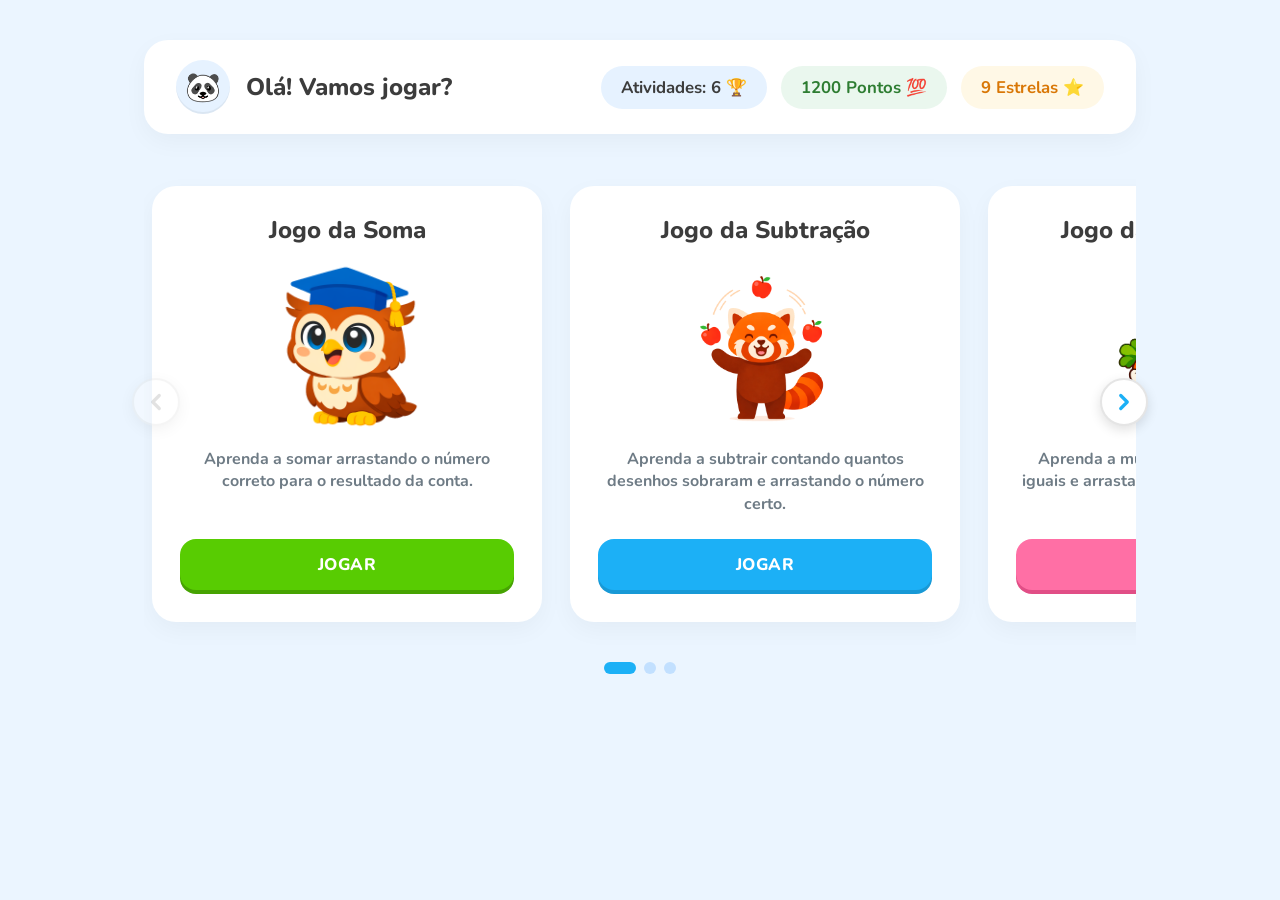
<file: index.html>
<!DOCTYPE html>
<html lang="pt-BR">
<head>
    <meta charset="UTF-8">
    <meta name="viewport" content="width=device-width, initial-scale=1.0">
    <title>FGI | Jogos</title>
    <link rel="stylesheet" href="style.css">
</head>
<body>
    <!-- Home dos jogos (versão de apresentação, sem login) -->
    <div id="app"></div>

    <!-- Camada para jogar sem sair da tela de jogos -->
    <div id="play-overlay" class="play-overlay" hidden>
        <div class="play-topbar">
            <button id="play-back" class="play-back" type="button">
                <svg viewBox="0 0 24 24" width="20" height="20" fill="none" stroke="currentColor" stroke-width="3" stroke-linecap="round" stroke-linejoin="round"><polyline points="15 18 9 12 15 6"/></svg>
                Voltar aos jogos
            </button>
            <span id="play-title" class="play-title"></span>
        </div>
        <iframe id="play-frame" class="play-frame" title="Jogo" src="about:blank"></iframe>
    </div>

    <script src="app.js"></script>
</body>
</html>
</file>
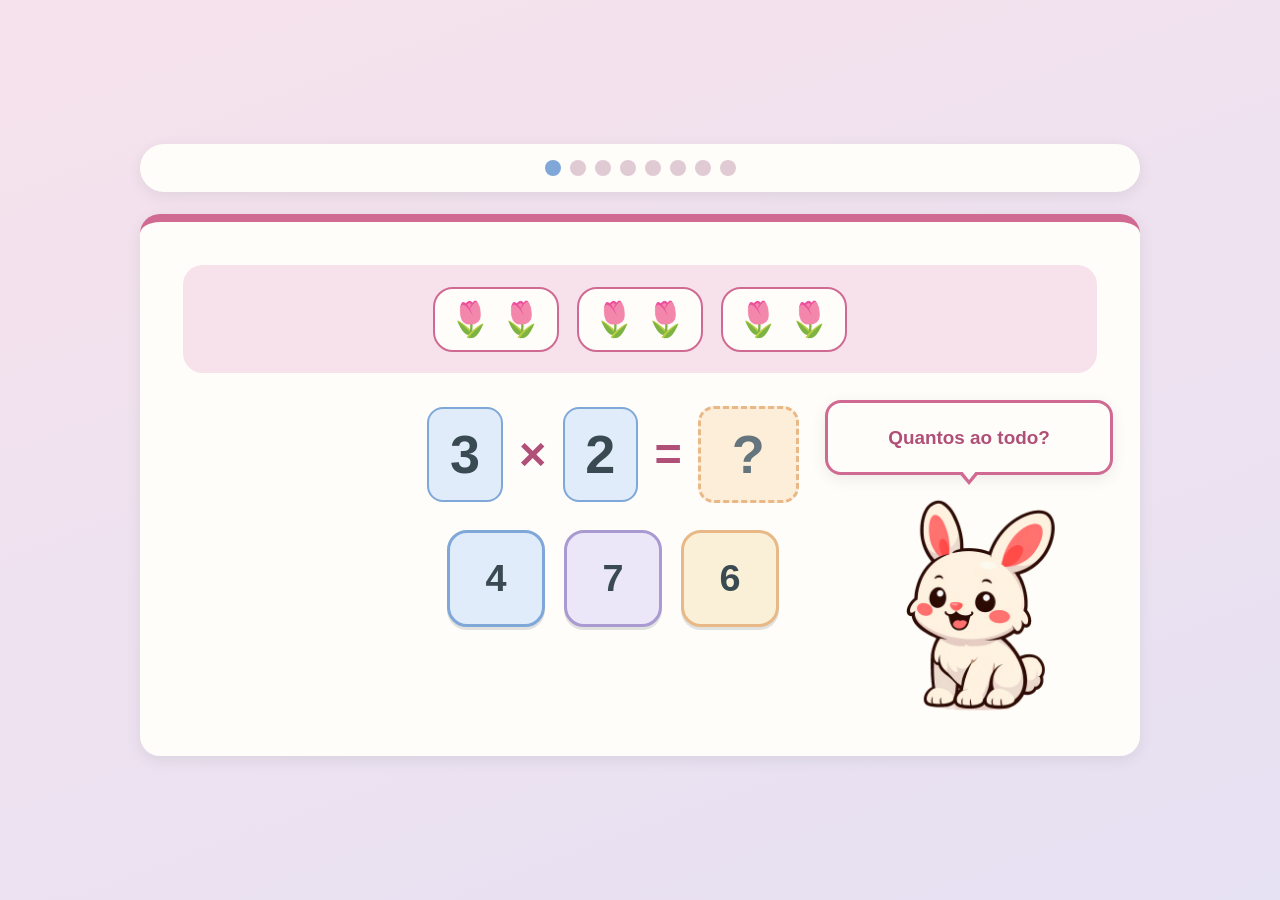
<file: games/multiplicacao/index.html>
<!DOCTYPE html>
<html lang="pt-BR">
<head>
    <meta charset="UTF-8">
    <meta name="viewport" content="width=device-width, initial-scale=1.0">
    <title>Jogo da Multiplicação</title>
    <link rel="stylesheet" href="style.css">
</head>
<body>

    <!-- ===================== TELA DO JOGO =====================
         O jogo abre direto nesta tela. O nível de dificuldade vem
         das configurações do professor (cognitivo.nivelJogo), não é
         mais escolhido aqui. -->
    <section id="tela-jogo" class="tela ativa">
        <div class="barra-topo">
            <div id="progresso" class="progresso" aria-label="Progresso da atividade"></div>
        </div>

        <main class="cartao cartao-jogo">
            <!-- Modelo "grupos iguais": aparecem "a" grupos, cada um com
                 "b" desenhos. A criança conta todos para achar o total. -->
            <div class="area-visual" aria-hidden="true">
                <div id="grupos-multi" class="grupos-multi"></div>
            </div>

            <div class="area-resposta">
                <div class="coluna-conta">
                    <div class="conta" id="conta-texto">
                        <span id="numero-a" class="numero">3</span>
                        <span class="operador">×</span>
                        <span id="numero-b" class="numero">2</span>
                        <span class="operador">=</span>
                        <span id="interrogacao" class="numero interrogacao">?</span>
                    </div>

                    <div id="opcoes" class="opcoes"></div>

                    <button id="botao-proxima" class="botao-principal escondido">
                        Próxima <span aria-hidden="true">→</span>
                    </button>
                </div>

                <aside class="mascote-area">
                    <div id="balao" class="balao-mascote" role="status" aria-live="polite">Conte todos os desenhos e arraste a resposta certa.</div>
                    <img class="mascote-img" src="../assets/mascote/mascote_multi_aviso.png" alt="" aria-hidden="true" />
                </aside>
            </div>
        </main>
    </section>

    <!-- ===================== TELA FINAL ===================== -->
    <section id="tela-final" class="tela">
        <div class="cartao cartao-final">
            <img class="mascote-img mascote-img-final" src="../assets/mascote/mascote_multi_aviso.png" alt="" aria-hidden="true" />
            <h2>Você terminou!</h2>
            <p id="resumo-final" class="subtitulo">Muito bem! Você completou todas as contas.</p>
            <div id="estrelas-finais" class="estrelas-finais" aria-hidden="true"></div>
            <div class="botoes-finais">
                <button id="botao-jogar-novamente" class="botao-principal">Jogar de novo</button>
            </div>
        </div>
    </section>

    <script src="script.js"></script>
</body>
</html>
</file>
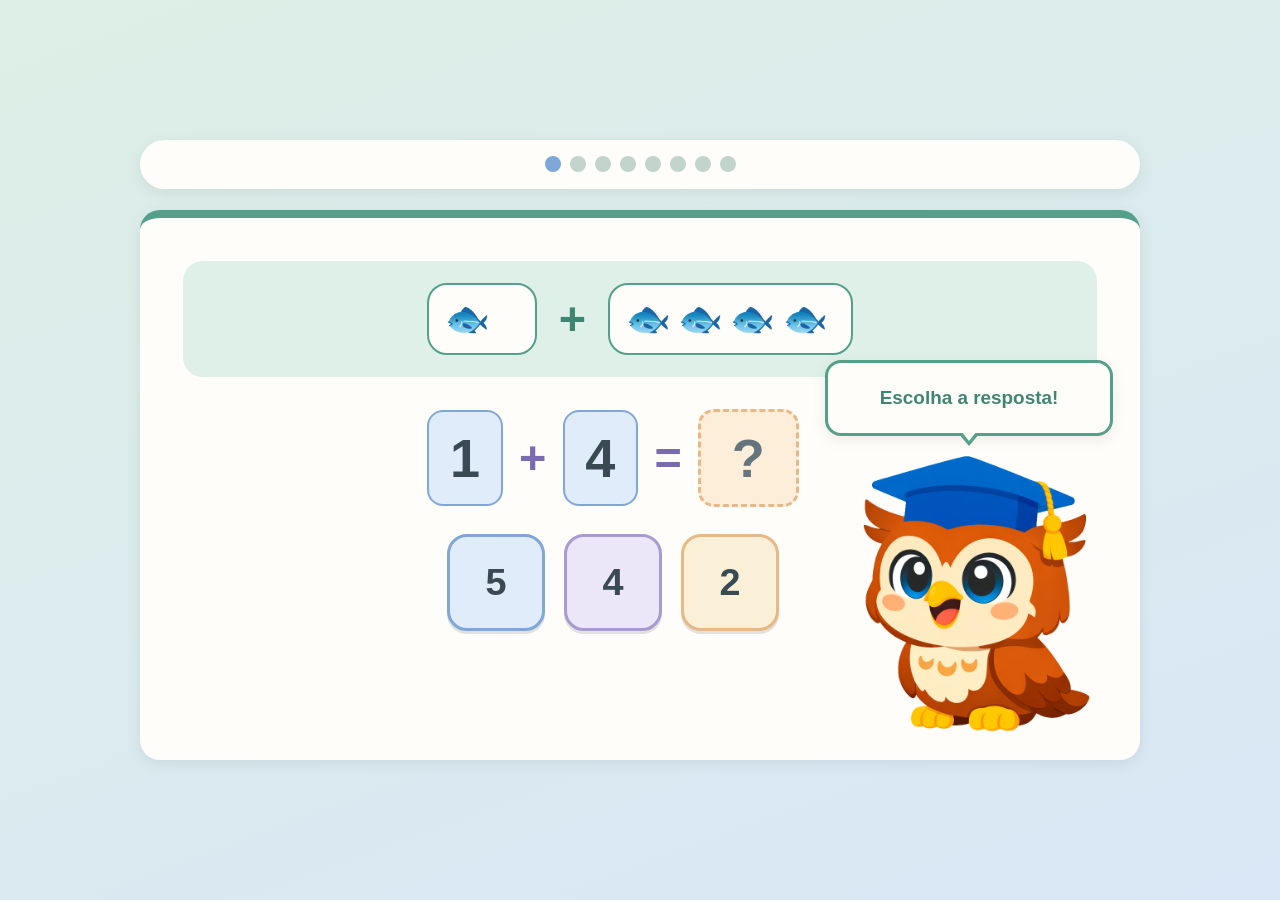
<file: games/soma/index.html>
<!DOCTYPE html>
<html lang="pt-BR">
<head>
    <meta charset="UTF-8">
    <meta name="viewport" content="width=device-width, initial-scale=1.0">
    <title>Jogo da Soma</title>
    <link rel="stylesheet" href="style.css">
</head>
<body>

    <!-- ===================== TELA DO JOGO =====================
         O jogo abre direto nesta tela. O nível de dificuldade vem
         das configurações do professor (cognitivo.nivelJogo), não é
         mais escolhido aqui. -->
    <section id="tela-jogo" class="tela ativa">
        <div class="barra-topo">
            <div id="progresso" class="progresso" aria-label="Progresso da atividade"></div>
        </div>

        <main class="cartao cartao-jogo">
            <div class="area-visual" aria-hidden="true">
                <div id="grupo-a" class="grupo-itens"></div>
                <div class="sinal">+</div>
                <div id="grupo-b" class="grupo-itens"></div>
            </div>

            <div class="area-resposta">
                <div class="coluna-conta">
                    <div class="conta" id="conta-texto">
                        <span id="numero-a" class="numero">3</span>
                        <span class="operador">+</span>
                        <span id="numero-b" class="numero">2</span>
                        <span class="operador">=</span>
                        <span id="interrogacao" class="numero interrogacao">?</span>
                    </div>

                    <div id="opcoes" class="opcoes"></div>

                    <button id="botao-proxima" class="botao-principal escondido">
                        Próxima <span aria-hidden="true">→</span>
                    </button>
                </div>

                <aside class="mascote-area">
                    <div id="balao" class="balao-mascote" role="status" aria-live="polite">Conte os desenhos e arraste a resposta certa.</div>
                    <img class="mascote-img" src="../assets/mascote/mascote01.png" alt="" aria-hidden="true" />
                </aside>
            </div>
        </main>
    </section>

    <!-- ===================== TELA FINAL ===================== -->
    <section id="tela-final" class="tela">
        <div class="cartao cartao-final">
            <img class="mascote-img mascote-img-final" src="../assets/mascote/mascote01.png" alt="" aria-hidden="true" />
            <h2>Você terminou!</h2>
            <p id="resumo-final" class="subtitulo">Muito bem! Você completou todas as somas.</p>
            <div id="estrelas-finais" class="estrelas-finais" aria-hidden="true"></div>
            <div class="botoes-finais">
                <button id="botao-jogar-novamente" class="botao-principal">Jogar de novo</button>
            </div>
        </div>
    </section>

    <script src="script.js"></script>
</body>
</html>
</file>
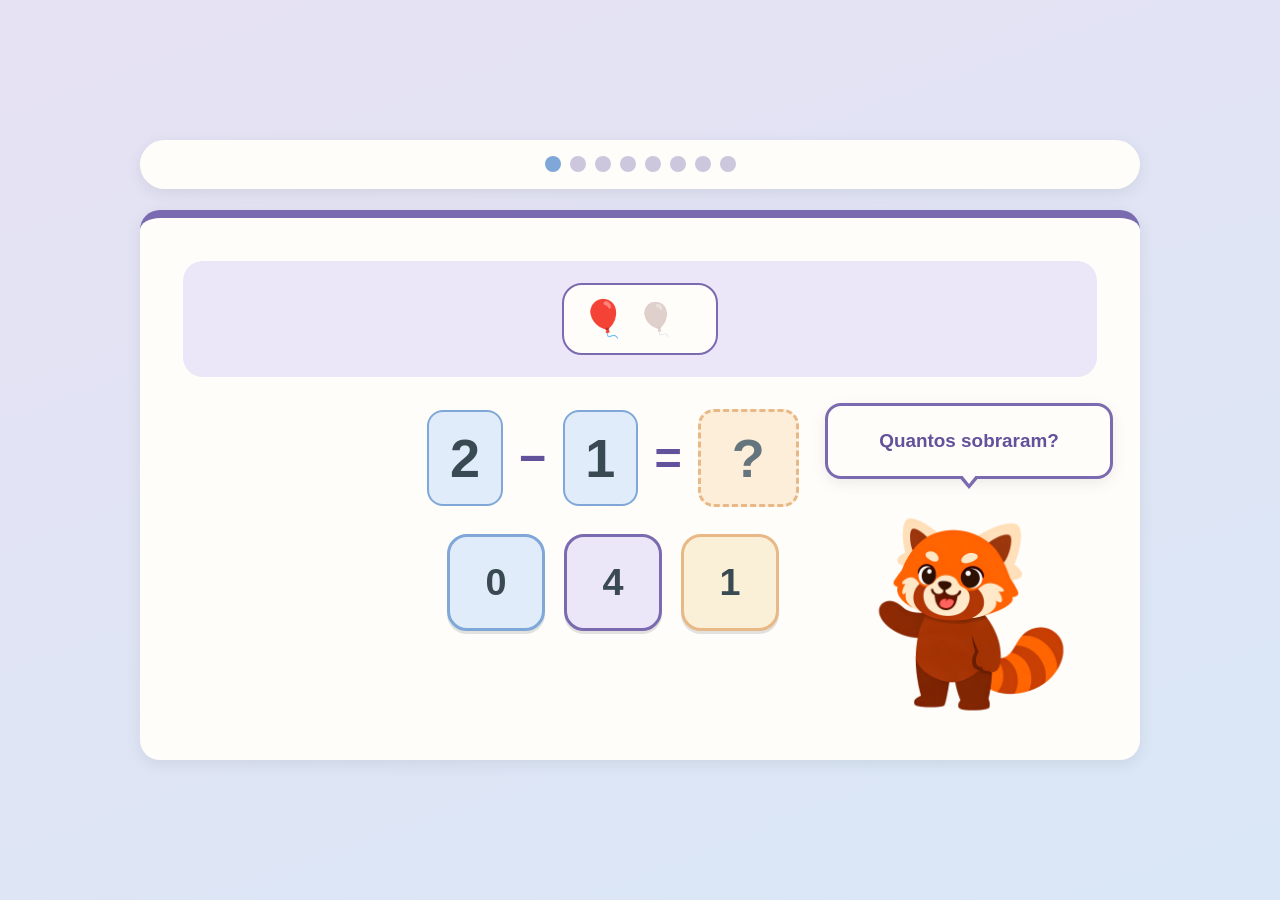
<file: games/subtracao/index.html>
<!DOCTYPE html>
<html lang="pt-BR">
<head>
    <meta charset="UTF-8">
    <meta name="viewport" content="width=device-width, initial-scale=1.0">
    <title>Jogo da Subtração</title>
    <link rel="stylesheet" href="style.css">
</head>
<body>

    <!-- ===================== TELA DO JOGO =====================
         O jogo abre direto nesta tela. O nível de dificuldade vem
         das configurações do professor (cognitivo.nivelJogo), não é
         mais escolhido aqui. -->
    <section id="tela-jogo" class="tela ativa">
        <div class="barra-topo">
            <div id="progresso" class="progresso" aria-label="Progresso da atividade"></div>
        </div>

        <main class="cartao cartao-jogo">
            <!-- Modelo "tirar": todos os desenhos aparecem e os que
                 foram guardados ficam apagadinhos. A criança conta os
                 que sobraram. -->
            <div class="area-visual" aria-hidden="true">
                <div id="grupo-itens" class="grupo-itens"></div>
            </div>

            <div class="area-resposta">
                <div class="coluna-conta">
                    <div class="conta" id="conta-texto">
                        <span id="numero-a" class="numero">5</span>
                        <span class="operador">−</span>
                        <span id="numero-b" class="numero">2</span>
                        <span class="operador">=</span>
                        <span id="interrogacao" class="numero interrogacao">?</span>
                    </div>

                    <div id="opcoes" class="opcoes"></div>

                    <button id="botao-proxima" class="botao-principal escondido">
                        Próxima <span aria-hidden="true">→</span>
                    </button>
                </div>

                <aside class="mascote-area">
                    <div id="balao" class="balao-mascote" role="status" aria-live="polite">Conte os desenhos que sobraram e arraste a resposta certa.</div>
                    <img class="mascote-img" src="../assets/mascote/mascote_subtracao.png" alt="" aria-hidden="true" />
                </aside>
            </div>
        </main>
    </section>

    <!-- ===================== TELA FINAL ===================== -->
    <section id="tela-final" class="tela">
        <div class="cartao cartao-final">
            <img class="mascote-img mascote-img-final" src="../assets/mascote/mascote_subtracao.png" alt="" aria-hidden="true" />
            <h2>Você terminou!</h2>
            <p id="resumo-final" class="subtitulo">Muito bem! Você completou todas as contas.</p>
            <div id="estrelas-finais" class="estrelas-finais" aria-hidden="true"></div>
            <div class="botoes-finais">
                <button id="botao-jogar-novamente" class="botao-principal">Jogar de novo</button>
            </div>
        </div>
    </section>

    <script src="script.js"></script>
</body>
</html>
</file>
<file: style.css>
/* ============================================================
   Home dos jogos — versão de APRESENTAÇÃO (GitHub Pages)
   Estilos próprios e autossuficientes (não dependem do FGI), no mesmo
   visual "Duolingo" da tela de jogos do aluno.
   ============================================================ */

@import url('https://fonts.googleapis.com/css2?family=Nunito:wght@700;800;900&display=swap');

:root {
    --duo-font: 'Nunito', 'Segoe UI', Roboto, sans-serif;
    --duo-bg: #EBF5FF;
    --duo-card-bg: #FFFFFF;
    --duo-text-main: #3C3C3C;
    --duo-text-muted: #6E7B85;
    --duo-radius-card: 24px;
    --duo-card-shadow: 0 8px 24px rgba(0, 0, 0, 0.04);

    --duo-green: #58CC02;
    --duo-green-shadow: #46A302;
    --duo-blue: #1CB0F6;
    --duo-blue-shadow: #1899D6;
    --duo-pink: #FF6FA5;
    --duo-pink-shadow: #E14E86;
}

* {
    margin: 0;
    padding: 0;
    box-sizing: border-box;
}

body {
    background-color: var(--duo-bg);
    font-family: var(--duo-font);
    color: var(--duo-text-main);
    min-height: 100vh;
}

/* ---------- Container e cabeçalho ---------- */

.duo-container {
    max-width: 1040px;
    margin: 0 auto;
    padding: 40px 24px 60px;
}

.duo-header-card {
    background: var(--duo-card-bg);
    border-radius: var(--duo-radius-card);
    padding: 20px 32px;
    display: flex;
    align-items: center;
    justify-content: space-between;
    box-shadow: var(--duo-card-shadow);
    margin-bottom: 36px;
    flex-wrap: wrap;
    gap: 16px;
}

.duo-header-user {
    display: flex;
    align-items: center;
    gap: 16px;
}

.duo-avatar {
    width: 54px;
    height: 54px;
    border-radius: 50%;
    background: #E6F2FF;
    display: flex;
    align-items: center;
    justify-content: center;
    font-size: 1.8rem;
    flex-shrink: 0;
    box-shadow: inset 0 -2px 0 rgba(0, 0, 0, 0.05);
}

.duo-greeting {
    font-family: var(--duo-font);
    font-weight: 800;
    font-size: 1.5rem;
    color: var(--duo-text-main);
    margin: 0;
    line-height: 1.2;
}

.duo-header-badges {
    display: flex;
    align-items: center;
    gap: 14px;
    flex-wrap: wrap;
}

.duo-badge {
    display: inline-flex;
    align-items: center;
    gap: 8px;
    padding: 10px 20px;
    border-radius: 9999px;
    background: #E6F2FF;
    color: var(--duo-text-main);
    font-weight: 700;
    font-size: 1.05rem;
}

.duo-badge.stars-badge {
    background: #FFF8E6;
    color: #D97706;
}

.duo-badge.points-badge {
    background: #EAF7EE;
    color: #2E7D32;
}

/* ---------- Carrossel ---------- */

.duo-carousel-wrapper {
    margin-bottom: 28px;
    position: relative;
}

.duo-carousel-track {
    display: flex;
    gap: 28px;
    overflow-x: auto;
    scroll-snap-type: x mandatory;
    padding: 16px 8px 28px;
    scrollbar-width: none;
    -webkit-overflow-scrolling: touch;
}

.duo-carousel-track::-webkit-scrollbar {
    display: none;
}

/* Setas laterais para passar os jogos */
.duo-carousel-arrow {
    position: absolute;
    top: 46%;
    transform: translateY(-50%);
    width: 48px;
    height: 48px;
    border-radius: 9999px;
    border: 2px solid #E5E5E5;
    background: #FFFFFF;
    color: #1CB0F6;
    display: flex;
    align-items: center;
    justify-content: center;
    cursor: pointer;
    box-shadow: 0 4px 12px rgba(0, 0, 0, 0.12);
    z-index: 5;
    transition: transform 0.15s ease, box-shadow 0.15s ease, opacity 0.15s ease;
}

.duo-carousel-arrow.prev { left: -12px; }
.duo-carousel-arrow.next { right: -12px; }

.duo-carousel-arrow:hover:not(:disabled) {
    transform: translateY(-50%) scale(1.08);
    box-shadow: 0 6px 16px rgba(0, 0, 0, 0.16);
}

.duo-carousel-arrow:focus-visible {
    outline: none;
    box-shadow: 0 0 0 4px rgba(28, 176, 246, 0.35);
}

.duo-carousel-arrow:disabled {
    opacity: 0.35;
    cursor: default;
    color: #AFAFAF;
}

.duo-carousel-arrow[hidden] { display: none; }

/* ---------- Cards ---------- */

.duo-game-card {
    flex: 0 0 390px;
    background: var(--duo-card-bg);
    border-radius: var(--duo-radius-card);
    padding: 28px 28px 32px;
    display: flex;
    flex-direction: column;
    align-items: center;
    text-align: center;
    box-shadow: var(--duo-card-shadow);
    scroll-snap-align: center;
    transition: transform 0.2s ease, box-shadow 0.2s ease;
}

.duo-game-card:hover {
    transform: translateY(-5px);
    box-shadow: 0 16px 36px rgba(0, 0, 0, 0.08);
}

.duo-card-title {
    font-family: var(--duo-font);
    font-weight: 800;
    font-size: 1.5rem;
    color: var(--duo-text-main);
    margin-bottom: 8px;
}

.duo-card-illustration {
    width: 100%;
    height: 170px;
    display: flex;
    align-items: center;
    justify-content: center;
    margin: 8px 0 16px;
}

.duo-card-illustration img {
    max-height: 170px;
    max-width: 100%;
    object-fit: contain;
}

.duo-card-subtitle {
    color: var(--duo-text-muted);
    font-weight: 700;
    font-size: 1rem;
    line-height: 1.4;
    margin-bottom: 24px;
    min-height: 3em;
}

.duo-btn-play {
    width: 100%;
    padding: 14px 24px;
    border-radius: 16px;
    font-family: var(--duo-font);
    font-weight: 800;
    font-size: 1.05rem;
    text-transform: uppercase;
    letter-spacing: 0.5px;
    border: none;
    cursor: pointer;
    transition: all 0.1s ease;
    color: #FFFFFF;
    margin-top: auto;
}

.duo-btn-green { background: var(--duo-green); box-shadow: 0 4px 0 var(--duo-green-shadow); }
.duo-btn-green:hover, .duo-btn-green:focus-visible { background: #61E002; transform: translateY(1px); box-shadow: 0 3px 0 var(--duo-green-shadow); outline: none; }
.duo-btn-green:active { transform: translateY(4px); box-shadow: 0 0 0 var(--duo-green-shadow); }

.duo-btn-blue { background: var(--duo-blue); box-shadow: 0 4px 0 var(--duo-blue-shadow); }
.duo-btn-blue:hover, .duo-btn-blue:focus-visible { background: #24B7FC; transform: translateY(1px); box-shadow: 0 3px 0 var(--duo-blue-shadow); outline: none; }
.duo-btn-blue:active { transform: translateY(4px); box-shadow: 0 0 0 var(--duo-blue-shadow); }

.duo-btn-pink { background: var(--duo-pink); box-shadow: 0 4px 0 var(--duo-pink-shadow); }
.duo-btn-pink:hover, .duo-btn-pink:focus-visible { background: #FF7EB0; transform: translateY(1px); box-shadow: 0 3px 0 var(--duo-pink-shadow); outline: none; }
.duo-btn-pink:active { transform: translateY(4px); box-shadow: 0 0 0 var(--duo-pink-shadow); }

/* ---------- Dots ---------- */

.duo-carousel-dots {
    display: flex;
    align-items: center;
    justify-content: center;
    gap: 8px;
    margin-top: 12px;
}

.duo-dot {
    width: 12px;
    height: 12px;
    border-radius: 9999px;
    background: #C2E0FF;
    cursor: pointer;
    transition: all 0.2s ease;
}

.duo-dot.active {
    width: 32px;
    background: #1CB0F6;
}

/* ---------- Camada de jogo (overlay com iframe) ---------- */

.play-overlay {
    position: fixed;
    inset: 0;
    z-index: 1000;
    background: var(--duo-bg);
    display: flex;
    flex-direction: column;
}

.play-overlay[hidden] { display: none; }

.play-topbar {
    display: flex;
    align-items: center;
    gap: 16px;
    padding: 12px 20px;
    background: #FFFFFF;
    box-shadow: 0 2px 10px rgba(0, 0, 0, 0.06);
    flex-shrink: 0;
}

.play-back {
    display: inline-flex;
    align-items: center;
    gap: 8px;
    font-family: var(--duo-font);
    font-weight: 800;
    font-size: 1rem;
    color: #1CB0F6;
    background: #E6F2FF;
    border: none;
    padding: 10px 18px;
    border-radius: 12px;
    cursor: pointer;
    transition: background 0.15s ease;
}

.play-back:hover,
.play-back:focus-visible {
    background: #D4EBFF;
    outline: none;
}

.play-title {
    font-family: var(--duo-font);
    font-weight: 800;
    font-size: 1.15rem;
    color: var(--duo-text-main);
}

.play-frame {
    flex: 1 1 auto;
    width: 100%;
    border: none;
    background: #FFFFFF;
}

/* ---------- Responsivo ---------- */

@media (max-width: 600px) {
    .duo-header-card {
        flex-direction: column;
        align-items: flex-start;
    }

    .duo-header-badges {
        width: 100%;
        justify-content: space-between;
    }

    .duo-game-card {
        flex: 0 0 280px;
        padding: 20px;
    }

    .duo-carousel-arrow {
        width: 40px;
        height: 40px;
    }

    .duo-carousel-arrow.prev { left: -4px; }
    .duo-carousel-arrow.next { right: -4px; }

    .play-title { display: none; }
}
</file>
<file: games/multiplicacao/style.css>
/* ============================================================
   Jogo da Multiplicação — design pensado para o público TEA
   - Cores pastéis presentes, porém suaves (sem tons estridentes)
   - Sem animações bruscas, piscantes ou rápidas
   - Layout previsível e com poucos elementos por tela
   - Fontes grandes, arredondadas e legíveis
   - Interação por arrastar e soltar, com alvo grande e claro
   - O mascote acompanha a criança e dá o feedback por um balão
   - Identidade própria: rosa (soma é verde, subtração é lavanda),
     mesma família pastel
   ============================================================ */

:root {
    /* Fundo com dois tons calmos (gradiente bem sutil) */
    --cor-fundo-1: #f6e2ec;
    --cor-fundo-2: #e6e1f3;

    --cor-cartao: #fffdf9;          /* branco levemente quente */
    --cor-texto: #3a4a52;
    --cor-texto-suave: #64757e;

    /* Rosa principal (identidade deste jogo) */
    --cor-primaria: #d06a92;
    --cor-primaria-escura: #b04f77;
    --cor-primaria-clara: #f7e1eb;

    /* Azul */
    --cor-azul: #7fa8d9;
    --cor-azul-escuro: #4f7cb3;
    --cor-azul-claro: #e1ecfa;

    /* Lavanda (apoio, herdado da família dos outros jogos) */
    --cor-lavanda: #a99bd1;
    --cor-lavanda-escura: #7a6ab0;
    --cor-lavanda-clara: #ece7f8;

    /* Verde (usado no acerto — sucesso é sempre verde; herdado da Soma) */
    --cor-verde: #55a08a;
    --cor-verde-escuro: #3f8672;
    --cor-verde-claro: #dff0e8;

    /* Pêssego (usado no apoio ao erro — acolhedor, nunca vermelho) */
    --cor-pessego: #e8b986;
    --cor-pessego-escuro: #b07f42;
    --cor-pessego-claro: #fdeeda;

    /* Amarelo suave (detalhes) */
    --cor-amarelo-claro: #faf0d7;

    --cor-acerto-fundo: #e0f2e7;
    --cor-acerto-borda: #7dbd94;

    --cor-borda: #ecd6e0;
    --sombra: 0 4px 14px rgba(58, 74, 82, 0.10);
    --raio: 20px;
}

* {
    margin: 0;
    padding: 0;
    box-sizing: border-box;
}

/* Fonte-raiz fluida: como quase todas as medidas usam rem, o jogo
   inteiro encolhe proporcionalmente em telas mais baixas e cabe
   sem precisar de barra de rolagem */
html {
    font-size: clamp(13px, 2.05vh, 18px);
    scrollbar-width: none; /* rede de segurança: se rolar, sem barra visível */
}

body {
    -ms-overflow-style: none;
}

::-webkit-scrollbar {
    width: 0;
    height: 0;
}

body {
    font-family: "Segoe UI", "Trebuchet MS", Verdana, sans-serif;
    background: linear-gradient(160deg, var(--cor-fundo-1) 0%, var(--cor-fundo-2) 100%);
    background-attachment: fixed;
    color: var(--cor-texto);
    min-height: 100vh;
    min-height: 100dvh; /* considera a barra de endereço dos navegadores móveis */
    line-height: 1.5;
}

button {
    touch-action: manipulation;           /* evita zoom por toque duplo no celular */
    -webkit-tap-highlight-color: transparent;
}

/* ---------- Telas ---------- */

.tela {
    display: none;
    min-height: 100vh;
    min-height: 100dvh;
    flex-direction: column;
    align-items: center;
    justify-content: center;
    padding: 1.5rem;
}

.tela.ativa {
    display: flex;
}

/* O cartão surge devagar ao trocar de tela: marca a mudança de
   contexto sem sobressalto */
.tela.ativa .cartao {
    animation: entrar-suave 0.6s ease both;
}

@keyframes entrar-suave {
    from {
        opacity: 0;
        transform: translateY(10px);
    }
    to {
        opacity: 1;
        transform: none;
    }
}

.cartao {
    background-color: var(--cor-cartao);
    border-radius: var(--raio);
    border-top: 8px solid var(--cor-primaria);
    box-shadow: var(--sombra);
    padding: 2rem;
    width: 100%;
    max-width: 640px;
    text-align: center;
}

h2 {
    font-size: 1.8rem;
    color: var(--cor-primaria-escura);
    margin-bottom: 0.5rem;
}

.subtitulo {
    color: var(--cor-texto-suave);
    margin-bottom: 1.5rem;
    font-size: 1.1rem;
}

/* ---------- Barra superior (pílula com o progresso) ---------- */

.barra-topo {
    display: flex;
    align-items: center;
    justify-content: center;
    width: 100%;
    max-width: 1000px;
    margin-bottom: 1.2rem;
    padding: 0.9rem 2rem;
    background-color: var(--cor-cartao);
    border-radius: 999px;
    box-shadow: var(--sombra);
}

.progresso {
    display: flex;
    gap: 0.5rem;
    flex-wrap: wrap;
    justify-content: center;
}

.ponto {
    width: 16px;
    height: 16px;
    border-radius: 50%;
    background-color: #e0cad4;
    transition: background-color 0.4s ease;
}

.ponto.feito {
    background-color: var(--cor-primaria);
}

/* Só a bolinha recém-conquistada dá um pulso único e discreto */
.ponto.recem-feito {
    animation: confirmar 0.6s ease;
}

@keyframes confirmar {
    0%   { transform: scale(1); }
    50%  { transform: scale(1.35); }
    100% { transform: scale(1); }
}

.ponto.atual {
    background-color: var(--cor-azul);
}

/* ---------- Tela do jogo (maior, com mascote lateral) ---------- */

.cartao-jogo {
    position: relative;         /* âncora do mascote no canto */
    max-width: 1000px;
    min-height: 30rem;          /* espaço para o mascote no canto inferior direito */
    display: flex;
    flex-direction: column;
    gap: 1.8rem;
    padding: 2.4rem;
}

/* ---------- Área visual (grupos de desenhos a contar) ---------- */

.area-visual {
    display: flex;
    align-items: center;
    justify-content: center;
    background-color: var(--cor-primaria-clara);
    border-radius: var(--raio);
    padding: 1.2rem;
}

/* Os grupos ficam lado a lado e quebram para a linha de baixo quando
   não cabem, sempre centralizados. Cada grupo é uma "caixinha". */
.grupos-multi {
    display: flex;
    flex-wrap: wrap;
    align-items: center;
    justify-content: center;
    gap: 1rem;
}

/* Cada grupo: uma fileira de desenhos iguais, numa caixa branca */
.grupo-itens {
    display: flex;
    align-items: center;
    justify-content: center;
    gap: 0.4rem;
    background-color: var(--cor-cartao);
    border: 2px solid var(--cor-primaria);
    border-radius: var(--raio);
    padding: 0.7rem 0.8rem;
    min-width: 3rem;
    min-height: 3.6rem;
}

.item-visual {
    font-size: 1.9rem;
    line-height: 1;
    animation: aparecer 0.5s ease both;
}

/* ---------- Área de resposta: conta + mascote ---------- */

/* Os números ficam centrados; o mascote fica fora do fluxo, no canto
   inferior direito (posicionado mais abaixo). Uma folga à direita evita
   que a conta encoste no mascote em telas largas. */
.area-resposta {
    display: flex;
    justify-content: center;
    padding-right: 3rem;
}

.coluna-conta {
    display: flex;
    flex-direction: column;
    align-items: center;
    gap: 1.5rem;
}

/* ---------- Conta em números ---------- */

.conta {
    display: flex;
    justify-content: center;
    align-items: center;
    gap: 0.9rem;
}

.numero {
    font-size: 3rem;
    font-weight: 700;
    background-color: var(--cor-azul-claro);
    border: 2px solid var(--cor-azul);
    border-radius: 16px;
    padding: 0.3rem 1.1rem;
    min-width: 4.2rem;
}

/* O quadradinho da resposta: alvo do arrastar e soltar */
.interrogacao {
    background-color: var(--cor-pessego-claro);
    border: 3px dashed var(--cor-pessego);
    color: var(--cor-texto-suave);
    min-width: 5.6rem;
    min-height: 4.6rem;
    display: inline-flex;
    align-items: center;
    justify-content: center;
    transition: background-color 0.3s ease, border-color 0.3s ease;
}

/* Quando a ficha está em cima do alvo: convite claro para soltar */
.interrogacao.pronta {
    background-color: var(--cor-acerto-fundo);
    border: 3px solid var(--cor-acerto-borda);
    color: var(--cor-verde-escuro);
}

.interrogacao.respondida {
    background-color: var(--cor-acerto-fundo);
    border: 3px solid var(--cor-acerto-borda);
    color: var(--cor-verde-escuro);
    /* O número "encaixa" com um crescer-e-voltar único e suave */
    animation: encaixar 0.5s ease;
}

@keyframes encaixar {
    0%   { transform: scale(1); }
    40%  { transform: scale(1.08); }
    100% { transform: scale(1); }
}

.operador {
    font-size: 2.6rem;
    font-weight: 700;
    color: var(--cor-primaria-escura);
}

/* ---------- Fichas de resposta (arrastáveis) ---------- */

.opcoes {
    display: flex;
    justify-content: center;
    gap: 1.1rem;
    flex-wrap: wrap;
}

.botao-opcao {
    font-family: inherit;
    font-size: 2.1rem;
    font-weight: 700;
    width: 5.4rem;
    height: 5.4rem;
    border-radius: var(--raio);
    color: var(--cor-texto);
    cursor: grab;
    touch-action: none; /* necessário para arrastar com o dedo */
    transition: box-shadow 0.3s ease, opacity 0.3s ease, transform 0.3s ease;
    box-shadow: 0 3px 0 rgba(58, 74, 82, 0.15);
}

/* A ficha "levanta" de leve, convidando a pegar */
.botao-opcao:hover:not(:disabled) {
    transform: translateY(-3px);
    box-shadow: 0 6px 8px rgba(58, 74, 82, 0.18);
}

/* Cada ficha tem uma cor suave própria (nenhuma indica "certo" ou "errado") */
.botao-opcao.ficha-1 {
    background-color: var(--cor-azul-claro);
    border: 3px solid var(--cor-azul);
}

.botao-opcao.ficha-2 {
    background-color: var(--cor-lavanda-clara);
    border: 3px solid var(--cor-lavanda);
}

.botao-opcao.ficha-3 {
    background-color: var(--cor-amarelo-claro);
    border: 3px solid var(--cor-pessego);
}

.botao-opcao:focus-visible {
    outline: none;
    box-shadow: 0 0 0 4px rgba(208, 106, 146, 0.45);
}

.botao-opcao:disabled {
    cursor: default;
    opacity: 0.4;
    box-shadow: none;
}

/* Ficha correta encaixada */
.botao-opcao.correta {
    background-color: var(--cor-acerto-fundo);
    border-color: var(--cor-acerto-borda);
    color: var(--cor-verde-escuro);
    opacity: 1;
}

/* Ficha que não era a resposta: fica pálida, sem cor de "erro" */
.botao-opcao.tentar-novamente {
    background-color: var(--cor-pessego-claro);
    border-color: var(--cor-pessego);
}

/* Enquanto a ficha original está sendo arrastada */
.botao-opcao.origem-arrasto {
    opacity: 0.3;
    cursor: grabbing;
}

/* Cópia da ficha que segue o dedo ou o mouse — levemente maior,
   como um objeto que foi "pego" */
.fantasma {
    position: fixed;
    margin: 0;
    z-index: 100;
    pointer-events: none;
    opacity: 0.95;
    cursor: grabbing;
    transform: scale(1.06);
    box-shadow: 0 8px 18px rgba(58, 74, 82, 0.25);
}

/* Retorno suave ao lugar quando solta fora do alvo */
.fantasma.voltando {
    transition: left 0.3s ease, top 0.3s ease;
}

/* ---------- Mascote + balão de diálogo ---------- */

/* Mascote ancorado no canto inferior direito do cartão; o balão fica
   logo acima dele. Fora do fluxo, para os números ficarem centrados. */
.mascote-area {
    position: absolute;
    right: 1.5rem;
    bottom: 1rem;
    display: flex;
    flex-direction: column;
    align-items: center;
    gap: 0.6rem;
    width: 16rem;
}

/* O balão carrega a instrução e todo o feedback (acerto/apoio).
   É o canal de fala do mascote — é ele que "conversa" com a criança.
   Tamanho fixo (largura + altura mínima, texto centralizado) para não
   mudar de tamanho quando a frase troca. */
.balao-mascote {
    position: relative;
    width: 100%;
    min-height: 4.2rem;
    display: flex;
    align-items: center;
    justify-content: center;
    background-color: var(--cor-cartao);
    border: 3px solid var(--cor-primaria);
    border-radius: 16px;
    padding: 0.6rem 0.9rem;
    font-size: 1.05rem;
    font-weight: 600;
    line-height: 1.35;
    color: var(--cor-primaria-escura);
    box-shadow: var(--sombra);
    text-align: center;
}

/* Rabinho do balão apontando para o mascote (embaixo) —
   dois triângulos: borda (::after) e preenchimento (::before) */
.balao-mascote::after {
    content: "";
    position: absolute;
    left: 50%;
    bottom: -13px;
    transform: translateX(-50%);
    border-width: 13px 11px 0 11px;
    border-style: solid;
    border-color: var(--cor-primaria) transparent transparent transparent;
}

.balao-mascote::before {
    content: "";
    position: absolute;
    left: 50%;
    bottom: -8px;
    transform: translateX(-50%);
    border-width: 10px 8px 0 8px;
    border-style: solid;
    border-color: var(--cor-cartao) transparent transparent transparent;
    z-index: 1;
}

.balao-mascote.acerto {
    background-color: var(--cor-acerto-fundo);
    border-color: var(--cor-acerto-borda);
    color: var(--cor-verde-escuro);
    animation: surgir 0.45s ease;
}

.balao-mascote.acerto::after { border-top-color: var(--cor-acerto-borda); }
.balao-mascote.acerto::before { border-top-color: var(--cor-acerto-fundo); }

.balao-mascote.apoio {
    background-color: var(--cor-pessego-claro);
    border-color: var(--cor-pessego);
    color: var(--cor-pessego-escuro);
    animation: surgir 0.45s ease;
}

.balao-mascote.apoio::after { border-top-color: var(--cor-pessego); }
.balao-mascote.apoio::before { border-top-color: var(--cor-pessego-claro); }

@keyframes surgir {
    from { opacity: 0; }
    to   { opacity: 1; }
}

.mascote-img {
    width: 100%;
    max-width: 14rem;
    height: auto;
    display: block;
}

/* ---------- Botões principais ---------- */

.botao-principal {
    font-family: inherit;
    font-size: 1.2rem;
    font-weight: 600;
    padding: 0.9rem 2.2rem;
    background-color: var(--cor-primaria);
    color: #ffffff;
    border: none;
    border-radius: var(--raio);
    cursor: pointer;
    transition: background-color 0.3s ease;
}

.botao-principal:hover,
.botao-principal:focus-visible {
    background-color: var(--cor-primaria-escura);
    outline: none;
}

.botao-principal:focus-visible {
    box-shadow: 0 0 0 3px rgba(208, 106, 146, 0.4);
}

/* O botão "Próxima" mantém seu espaço reservado mesmo invisível:
   nada se move na tela quando ele aparece (previsibilidade).
   Ele aparece e some num fade suave. */
.escondido {
    visibility: hidden;
    opacity: 0;
}

#botao-proxima {
    transition: opacity 0.5s ease, visibility 0.5s, background-color 0.3s ease;
}

/* ---------- Tela final ---------- */

.mascote-img-final {
    max-width: 8rem;
    margin: 0 auto 1.5rem;
    animation: aparecer 0.6s ease both;
}

.estrelas-finais {
    font-size: 2.2rem;
    margin: 1.75rem 0 2.25rem;
    letter-spacing: 0.3rem;
    line-height: 1.6;
}

/* As estrelas da tela final aparecem uma a uma, num ritmo calmo */
.estrela-final {
    display: inline-block;
    animation: aparecer 0.6s ease both;
}

.botoes-finais {
    display: flex;
    justify-content: center;
    gap: 1rem;
    flex-wrap: wrap;
}

@keyframes aparecer {
    from { opacity: 0; }
    to   { opacity: 1; }
}

/* Respeita a preferência do usuário por menos movimento */
@media (prefers-reduced-motion: reduce) {
    * {
        animation: none !important;
        transition: none !important;
    }
}

/* ============================================================
   Adaptações aplicadas pelo FGI Engine, conforme o perfil do aluno.
   Mesmo vocabulário de atributos usado em shared/css/student.css,
   mas com valores próprios deste jogo (isolado por arquitetura).
   ============================================================ */

:root[data-tamanho-fonte='grande'] {
    font-size: clamp(15px, 2.3vh, 20px);
}

:root[data-tamanho-fonte='extra-grande'] {
    font-size: clamp(17px, 2.6vh, 23px);
}

:root[data-contraste='alto'] body {
    background: #ffffff;
    color: #000000;
}

:root[data-contraste='alto'] .cartao,
:root[data-contraste='alto'] .balao-mascote {
    border: 3px solid #000000;
    box-shadow: none;
}

:root[data-contraste='alto'] .numero,
:root[data-contraste='alto'] .grupo-itens {
    border-width: 3px;
}

:root[data-contraste='suave'] body {
    background: linear-gradient(160deg, #f7eef3 0%, #eef3fa 100%);
}

:root.fonte-acessivel body {
    font-family: Verdana, Tahoma, Arial, sans-serif;
    letter-spacing: 0.02em;
}

/* O mascote é o canal de feedback (fala pelo balão), então continua
   visível em todos os perfis — inclusive interface simplificada. */

:root[data-estimulos-reduzidos='true'] .cartao {
    box-shadow: none;
}

:root[data-animacoes='nenhuma'] * {
    animation: none !important;
    transition: none !important;
}

:root[data-animacoes='reduzidas'] * {
    animation-duration: 0.15s !important;
    transition-duration: 0.15s !important;
}

/* ============================================================
   Tema de cor (configuracoes.visual.corFundo, escolhido pelo professor).
   Reatribui o par fundo + cor principal para uma paleta já usada em
   outro lugar do jogo, mantendo tudo coerente. Nunca sobrepõe o alto
   contraste (acessibilidade tem prioridade), mas sobrepõe o contraste
   "suave" quando o professor escolhe um tema explícito.
   ============================================================ */

:root[data-tema-fundo='azul'] {
    --cor-fundo-1: #e1ecfa;
    --cor-fundo-2: #eef3fa;
    --cor-primaria: var(--cor-azul);
    --cor-primaria-escura: var(--cor-azul-escuro);
    --cor-primaria-clara: var(--cor-azul-claro);
}

:root[data-tema-fundo='verde'] {
    --cor-fundo-1: #ddefe6;
    --cor-fundo-2: #eef3fa;
    --cor-primaria: var(--cor-verde);
    --cor-primaria-escura: var(--cor-verde-escuro);
    --cor-primaria-clara: var(--cor-verde-claro);
}

:root[data-tema-fundo='lavanda'] {
    --cor-fundo-1: #ece7f8;
    --cor-fundo-2: #eef3fa;
    --cor-primaria: var(--cor-lavanda);
    --cor-primaria-escura: var(--cor-lavanda-escura);
    --cor-primaria-clara: var(--cor-lavanda-clara);
}

:root[data-tema-fundo='pessego'] {
    --cor-fundo-1: #fdeeda;
    --cor-fundo-2: #fbf3e6;
    --cor-primaria: var(--cor-pessego);
    --cor-primaria-escura: var(--cor-pessego-escuro);
    --cor-primaria-clara: var(--cor-pessego-claro);
}

:root[data-tema-fundo='amarelo'] {
    --cor-fundo-1: #faf0d7;
    --cor-fundo-2: #fbf6e6;
    --cor-primaria: #d9a635;
    --cor-primaria-escura: #a97b1e;
    --cor-primaria-clara: var(--cor-amarelo-claro);
}

:root[data-contraste='suave'][data-tema-fundo] body {
    background: linear-gradient(160deg, var(--cor-fundo-1) 0%, var(--cor-fundo-2) 100%);
}

/* ============================================================
   Responsividade — tablets e celulares
   Mantém os mesmos elementos nas mesmas posições (previsibilidade),
   apenas ajustando tamanhos e espaçamentos.
   ============================================================ */

/* A partir daqui o cartão estreita e o mascote sai do canto: volta ao
   fluxo, empilhado abaixo da conta e centralizado (sem sobrepor nada). */
@media (max-width: 900px) {
    .cartao-jogo {
        max-width: 640px;
        min-height: 0;
        padding: 1.8rem;
    }

    .barra-topo {
        max-width: 640px;
    }

    .area-resposta {
        flex-direction: column;
        align-items: center;
        padding-right: 0;
        gap: 1.8rem;
    }

    .mascote-area {
        position: static;
        width: 100%;
        max-width: 18rem;
    }
}

@media (max-width: 640px) {
    .mascote-area {
        max-width: 14rem;
    }

    .mascote-img {
        max-width: 12rem;
    }
}

@media (max-width: 600px) {
    html {
        font-size: clamp(12px, 2vh, 16px);
    }

    .tela {
        padding: 0.8rem;
        justify-content: flex-start;
        padding-top: 1rem;
    }

    .cartao {
        padding: 1.2rem 1rem;
    }

    h2 {
        font-size: 1.5rem;
    }

    .area-visual {
        padding: 0.8rem;
    }

    .grupos-multi {
        gap: 0.6rem;
    }

    .grupo-itens {
        padding: 0.5rem 0.6rem;
        min-width: 2.6rem;
        min-height: 3rem;
        gap: 0.3rem;
    }

    .item-visual {
        font-size: 1.5rem;
    }

    .conta {
        gap: 0.5rem;
    }

    .numero {
        font-size: 2rem;
        min-width: 3.4rem;
        padding: 0.25rem 0.6rem;
    }

    .interrogacao {
        min-width: 4.75rem;
        min-height: 4rem;
    }

    .operador {
        font-size: 1.8rem;
    }

    .opcoes {
        gap: 0.8rem;
    }

    /* Fichas continuam grandes o bastante para o toque (mínimo 44px) */
    .botao-opcao {
        width: 5rem;
        height: 5rem;
        font-size: 1.8rem;
    }

    .botao-principal {
        width: 100%;
        max-width: 320px;
    }

    .ponto {
        width: 13px;
        height: 13px;
    }

    .estrelas-finais {
        font-size: 1.7rem;
        letter-spacing: 0.15rem;
    }

    .balao-mascote {
        font-size: 1.05rem;
    }
}

@media (max-width: 370px) {
    .numero {
        font-size: 1.7rem;
        min-width: 2.9rem;
        padding: 0.2rem 0.5rem;
    }

    .interrogacao {
        min-width: 4rem;
        min-height: 3.5rem;
    }

    .operador {
        font-size: 1.5rem;
    }

    .botao-opcao {
        width: 4.5rem;
        height: 4.5rem;
        font-size: 1.6rem;
    }

    .conta {
        gap: 0.4rem;
    }
}
</file>
<file: games/soma/style.css>
/* ============================================================
   Jogo da Soma — design pensado para o público TEA
   - Cores pastéis presentes, porém suaves (sem tons estridentes)
   - Sem animações bruscas, piscantes ou rápidas
   - Layout previsível e com poucos elementos por tela
   - Fontes grandes, arredondadas e legíveis
   - Interação por arrastar e soltar, com alvo grande e claro
   - O mascote acompanha a criança e dá o feedback por um balão
   ============================================================ */

:root {
    /* Fundo com dois tons calmos (gradiente bem sutil) */
    --cor-fundo-1: #ddefe6;
    --cor-fundo-2: #d9e7f6;

    --cor-cartao: #fffdf9;          /* branco levemente quente */
    --cor-texto: #3a4a52;
    --cor-texto-suave: #64757e;

    /* Verde principal */
    --cor-primaria: #55a08a;
    --cor-primaria-escura: #3f8672;
    --cor-primaria-clara: #dff0e8;

    /* Azul */
    --cor-azul: #7fa8d9;
    --cor-azul-escuro: #4f7cb3;
    --cor-azul-claro: #e1ecfa;

    /* Lavanda */
    --cor-lavanda: #a99bd1;
    --cor-lavanda-escura: #7a6ab0;
    --cor-lavanda-clara: #ece7f8;

    /* Pêssego (usado no apoio ao erro — acolhedor, nunca vermelho) */
    --cor-pessego: #e8b986;
    --cor-pessego-escuro: #b07f42;
    --cor-pessego-claro: #fdeeda;

    /* Amarelo suave (detalhes) */
    --cor-amarelo-claro: #faf0d7;

    --cor-acerto-fundo: #e0f2e7;
    --cor-acerto-borda: #7dbd94;

    --cor-borda: #d8e2dd;
    --sombra: 0 4px 14px rgba(58, 74, 82, 0.10);
    --raio: 20px;
}

* {
    margin: 0;
    padding: 0;
    box-sizing: border-box;
}

/* Fonte-raiz fluida: como quase todas as medidas usam rem, o jogo
   inteiro encolhe proporcionalmente em telas mais baixas e cabe
   sem precisar de barra de rolagem */
html {
    font-size: clamp(13px, 2.05vh, 18px);
    scrollbar-width: none; /* rede de segurança: se rolar, sem barra visível */
}

body {
    -ms-overflow-style: none;
}

::-webkit-scrollbar {
    width: 0;
    height: 0;
}

body {
    font-family: "Segoe UI", "Trebuchet MS", Verdana, sans-serif;
    background: linear-gradient(160deg, var(--cor-fundo-1) 0%, var(--cor-fundo-2) 100%);
    background-attachment: fixed;
    color: var(--cor-texto);
    min-height: 100vh;
    min-height: 100dvh; /* considera a barra de endereço dos navegadores móveis */
    line-height: 1.5;
}

button {
    touch-action: manipulation;           /* evita zoom por toque duplo no celular */
    -webkit-tap-highlight-color: transparent;
}

/* ---------- Telas ---------- */

.tela {
    display: none;
    min-height: 100vh;
    min-height: 100dvh;
    flex-direction: column;
    align-items: center;
    justify-content: center;
    padding: 1.5rem;
}

.tela.ativa {
    display: flex;
}

/* O cartão surge devagar ao trocar de tela: marca a mudança de
   contexto sem sobressalto */
.tela.ativa .cartao {
    animation: entrar-suave 0.6s ease both;
}

@keyframes entrar-suave {
    from {
        opacity: 0;
        transform: translateY(10px);
    }
    to {
        opacity: 1;
        transform: none;
    }
}

.cartao {
    background-color: var(--cor-cartao);
    border-radius: var(--raio);
    border-top: 8px solid var(--cor-primaria);
    box-shadow: var(--sombra);
    padding: 2rem;
    width: 100%;
    max-width: 640px;
    text-align: center;
}

h2 {
    font-size: 1.8rem;
    color: var(--cor-primaria-escura);
    margin-bottom: 0.5rem;
}

.subtitulo {
    color: var(--cor-texto-suave);
    margin-bottom: 1.5rem;
    font-size: 1.1rem;
}

/* ---------- Barra superior (pílula com o progresso) ---------- */

.barra-topo {
    display: flex;
    align-items: center;
    justify-content: center;
    width: 100%;
    max-width: 1000px;
    margin-bottom: 1.2rem;
    padding: 0.9rem 2rem;
    background-color: var(--cor-cartao);
    border-radius: 999px;
    box-shadow: var(--sombra);
}

.progresso {
    display: flex;
    gap: 0.5rem;
    flex-wrap: wrap;
    justify-content: center;
}

.ponto {
    width: 16px;
    height: 16px;
    border-radius: 50%;
    background-color: #c3d4cd;
    transition: background-color 0.4s ease;
}

.ponto.feito {
    background-color: var(--cor-primaria);
}

/* Só a bolinha recém-conquistada dá um pulso único e discreto */
.ponto.recem-feito {
    animation: confirmar 0.6s ease;
}

@keyframes confirmar {
    0%   { transform: scale(1); }
    50%  { transform: scale(1.35); }
    100% { transform: scale(1); }
}

.ponto.atual {
    background-color: var(--cor-azul);
}

/* ---------- Tela do jogo (maior, com mascote lateral) ---------- */

.cartao-jogo {
    position: relative;         /* âncora do mascote no canto */
    max-width: 1000px;
    min-height: 30rem;          /* espaço para o mascote no canto inferior direito */
    display: flex;
    flex-direction: column;
    gap: 1.8rem;
    padding: 2.4rem;
}

/* ---------- Área visual (desenhos a contar) ---------- */

.area-visual {
    display: flex;
    align-items: center;
    justify-content: center;
    gap: 1.2rem;
    flex-wrap: wrap;
    background-color: var(--cor-primaria-clara);
    border-radius: var(--raio);
    padding: 1.2rem;
}

.grupo-itens {
    display: grid;
    grid-template-columns: repeat(5, auto);
    gap: 0.4rem;
    justify-content: center;
    background-color: var(--cor-cartao);
    border: 2px solid var(--cor-primaria);
    border-radius: var(--raio);
    padding: 0.9rem;
    min-width: 5.5rem;
    min-height: 3.6rem;
}

.item-visual {
    font-size: 2rem;
    line-height: 1;
    animation: aparecer 0.5s ease both;
}

.sinal {
    font-size: 2.6rem;
    font-weight: 700;
    color: var(--cor-primaria-escura);
}

/* ---------- Área de resposta: conta + mascote ---------- */

/* Os números ficam centrados; o mascote fica fora do fluxo, no canto
   inferior direito (posicionado mais abaixo). Uma folga à direita evita
   que a conta encoste no mascote em telas largas. */
.area-resposta {
    display: flex;
    justify-content: center;
    padding-right: 3rem;
}

.coluna-conta {
    display: flex;
    flex-direction: column;
    align-items: center;
    gap: 1.5rem;
}

/* ---------- Conta em números ---------- */

.conta {
    display: flex;
    justify-content: center;
    align-items: center;
    gap: 0.9rem;
}

.numero {
    font-size: 3rem;
    font-weight: 700;
    background-color: var(--cor-azul-claro);
    border: 2px solid var(--cor-azul);
    border-radius: 16px;
    padding: 0.3rem 1.1rem;
    min-width: 4.2rem;
}

/* O quadradinho da resposta: alvo do arrastar e soltar */
.interrogacao {
    background-color: var(--cor-pessego-claro);
    border: 3px dashed var(--cor-pessego);
    color: var(--cor-texto-suave);
    min-width: 5.6rem;
    min-height: 4.6rem;
    display: inline-flex;
    align-items: center;
    justify-content: center;
    transition: background-color 0.3s ease, border-color 0.3s ease;
}

/* Quando a ficha está em cima do alvo: convite claro para soltar */
.interrogacao.pronta {
    background-color: var(--cor-acerto-fundo);
    border: 3px solid var(--cor-acerto-borda);
    color: var(--cor-primaria-escura);
}

.interrogacao.respondida {
    background-color: var(--cor-acerto-fundo);
    border: 3px solid var(--cor-acerto-borda);
    color: var(--cor-primaria-escura);
    /* O número "encaixa" com um crescer-e-voltar único e suave */
    animation: encaixar 0.5s ease;
}

@keyframes encaixar {
    0%   { transform: scale(1); }
    40%  { transform: scale(1.08); }
    100% { transform: scale(1); }
}

.operador {
    font-size: 2.6rem;
    font-weight: 700;
    color: var(--cor-lavanda-escura);
}

/* ---------- Fichas de resposta (arrastáveis) ---------- */

.opcoes {
    display: flex;
    justify-content: center;
    gap: 1.1rem;
    flex-wrap: wrap;
}

.botao-opcao {
    font-family: inherit;
    font-size: 2.1rem;
    font-weight: 700;
    width: 5.4rem;
    height: 5.4rem;
    border-radius: var(--raio);
    color: var(--cor-texto);
    cursor: grab;
    touch-action: none; /* necessário para arrastar com o dedo */
    transition: box-shadow 0.3s ease, opacity 0.3s ease, transform 0.3s ease;
    box-shadow: 0 3px 0 rgba(58, 74, 82, 0.15);
}

/* A ficha "levanta" de leve, convidando a pegar */
.botao-opcao:hover:not(:disabled) {
    transform: translateY(-3px);
    box-shadow: 0 6px 8px rgba(58, 74, 82, 0.18);
}

/* Cada ficha tem uma cor suave própria (nenhuma indica "certo" ou "errado") */
.botao-opcao.ficha-1 {
    background-color: var(--cor-azul-claro);
    border: 3px solid var(--cor-azul);
}

.botao-opcao.ficha-2 {
    background-color: var(--cor-lavanda-clara);
    border: 3px solid var(--cor-lavanda);
}

.botao-opcao.ficha-3 {
    background-color: var(--cor-amarelo-claro);
    border: 3px solid var(--cor-pessego);
}

.botao-opcao:focus-visible {
    outline: none;
    box-shadow: 0 0 0 4px rgba(127, 168, 217, 0.45);
}

.botao-opcao:disabled {
    cursor: default;
    opacity: 0.4;
    box-shadow: none;
}

/* Ficha correta encaixada */
.botao-opcao.correta {
    background-color: var(--cor-acerto-fundo);
    border-color: var(--cor-acerto-borda);
    color: var(--cor-primaria-escura);
    opacity: 1;
}

/* Ficha que não era a resposta: fica pálida, sem cor de "erro" */
.botao-opcao.tentar-novamente {
    background-color: var(--cor-pessego-claro);
    border-color: var(--cor-pessego);
}

/* Enquanto a ficha original está sendo arrastada */
.botao-opcao.origem-arrasto {
    opacity: 0.3;
    cursor: grabbing;
}

/* Cópia da ficha que segue o dedo ou o mouse — levemente maior,
   como um objeto que foi "pego" */
.fantasma {
    position: fixed;
    margin: 0;
    z-index: 100;
    pointer-events: none;
    opacity: 0.95;
    cursor: grabbing;
    transform: scale(1.06);
    box-shadow: 0 8px 18px rgba(58, 74, 82, 0.25);
}

/* Retorno suave ao lugar quando solta fora do alvo */
.fantasma.voltando {
    transition: left 0.3s ease, top 0.3s ease;
}

/* ---------- Mascote + balão de diálogo ---------- */

/* Mascote ancorado no canto inferior direito do cartão; o balão fica
   logo acima dele. Fora do fluxo, para os números ficarem centrados. */
.mascote-area {
    position: absolute;
    right: 1.5rem;
    bottom: 1rem;
    display: flex;
    flex-direction: column;
    align-items: center;
    gap: 0.6rem;
    width: 16rem;
}

/* O balão carrega a instrução e todo o feedback (acerto/apoio).
   É o canal de fala do mascote — é ele que "conversa" com a criança.
   Tamanho fixo (largura + altura mínima, texto centralizado) para não
   mudar de tamanho quando a frase troca. */
.balao-mascote {
    position: relative;
    width: 100%;
    min-height: 4.2rem;
    display: flex;
    align-items: center;
    justify-content: center;
    background-color: var(--cor-cartao);
    border: 3px solid var(--cor-primaria);
    border-radius: 16px;
    padding: 0.6rem 0.9rem;
    font-size: 1.05rem;
    font-weight: 600;
    line-height: 1.35;
    color: var(--cor-primaria-escura);
    box-shadow: var(--sombra);
    text-align: center;
}

/* Rabinho do balão apontando para o mascote (embaixo) —
   dois triângulos: borda (::after) e preenchimento (::before) */
.balao-mascote::after {
    content: "";
    position: absolute;
    left: 50%;
    bottom: -13px;
    transform: translateX(-50%);
    border-width: 13px 11px 0 11px;
    border-style: solid;
    border-color: var(--cor-primaria) transparent transparent transparent;
}

.balao-mascote::before {
    content: "";
    position: absolute;
    left: 50%;
    bottom: -8px;
    transform: translateX(-50%);
    border-width: 10px 8px 0 8px;
    border-style: solid;
    border-color: var(--cor-cartao) transparent transparent transparent;
    z-index: 1;
}

.balao-mascote.acerto {
    background-color: var(--cor-acerto-fundo);
    border-color: var(--cor-acerto-borda);
    color: var(--cor-primaria-escura);
    animation: surgir 0.45s ease;
}

.balao-mascote.acerto::after { border-top-color: var(--cor-acerto-borda); }
.balao-mascote.acerto::before { border-top-color: var(--cor-acerto-fundo); }

.balao-mascote.apoio {
    background-color: var(--cor-pessego-claro);
    border-color: var(--cor-pessego);
    color: var(--cor-pessego-escuro);
    animation: surgir 0.45s ease;
}

.balao-mascote.apoio::after { border-top-color: var(--cor-pessego); }
.balao-mascote.apoio::before { border-top-color: var(--cor-pessego-claro); }

@keyframes surgir {
    from { opacity: 0; }
    to   { opacity: 1; }
}

.mascote-img {
    width: 100%;
    max-width: 14rem;
    height: auto;
    display: block;
}

/* ---------- Botões principais ---------- */

.botao-principal {
    font-family: inherit;
    font-size: 1.2rem;
    font-weight: 600;
    padding: 0.9rem 2.2rem;
    background-color: var(--cor-primaria);
    color: #ffffff;
    border: none;
    border-radius: var(--raio);
    cursor: pointer;
    transition: background-color 0.3s ease;
}

.botao-principal:hover,
.botao-principal:focus-visible {
    background-color: var(--cor-primaria-escura);
    outline: none;
}

.botao-principal:focus-visible {
    box-shadow: 0 0 0 3px rgba(85, 160, 138, 0.4);
}

/* O botão "Próxima" mantém seu espaço reservado mesmo invisível:
   nada se move na tela quando ele aparece (previsibilidade).
   Ele aparece e some num fade suave. */
.escondido {
    visibility: hidden;
    opacity: 0;
}

#botao-proxima {
    transition: opacity 0.5s ease, visibility 0.5s, background-color 0.3s ease;
}

/* ---------- Tela final ---------- */

.mascote-img-final {
    max-width: 8rem;
    margin: 0 auto 1.5rem;
    animation: aparecer 0.6s ease both;
}

.estrelas-finais {
    font-size: 2.2rem;
    margin: 1.75rem 0 2.25rem;
    letter-spacing: 0.3rem;
    line-height: 1.6;
}

/* As estrelas da tela final aparecem uma a uma, num ritmo calmo */
.estrela-final {
    display: inline-block;
    animation: aparecer 0.6s ease both;
}

.botoes-finais {
    display: flex;
    justify-content: center;
    gap: 1rem;
    flex-wrap: wrap;
}

@keyframes aparecer {
    from { opacity: 0; }
    to   { opacity: 1; }
}

/* Respeita a preferência do usuário por menos movimento */
@media (prefers-reduced-motion: reduce) {
    * {
        animation: none !important;
        transition: none !important;
    }
}

/* ============================================================
   Adaptações aplicadas pelo FGI Engine, conforme o perfil do aluno.
   Mesmo vocabulário de atributos usado em shared/css/student.css,
   mas com valores próprios deste jogo (isolado por arquitetura).
   ============================================================ */

:root[data-tamanho-fonte='grande'] {
    font-size: clamp(15px, 2.3vh, 20px);
}

:root[data-tamanho-fonte='extra-grande'] {
    font-size: clamp(17px, 2.6vh, 23px);
}

:root[data-contraste='alto'] body {
    background: #ffffff;
    color: #000000;
}

:root[data-contraste='alto'] .cartao,
:root[data-contraste='alto'] .balao-mascote {
    border: 3px solid #000000;
    box-shadow: none;
}

:root[data-contraste='alto'] .numero,
:root[data-contraste='alto'] .grupo-itens {
    border-width: 3px;
}

:root[data-contraste='suave'] body {
    background: linear-gradient(160deg, #eef6f2 0%, #eef3fa 100%);
}

:root.fonte-acessivel body {
    font-family: Verdana, Tahoma, Arial, sans-serif;
    letter-spacing: 0.02em;
}

/* O mascote é o canal de feedback (fala pelo balão), então continua
   visível em todos os perfis — inclusive interface simplificada. */

:root[data-estimulos-reduzidos='true'] .cartao {
    box-shadow: none;
}

:root[data-animacoes='nenhuma'] * {
    animation: none !important;
    transition: none !important;
}

:root[data-animacoes='reduzidas'] * {
    animation-duration: 0.15s !important;
    transition-duration: 0.15s !important;
}

/* ============================================================
   Tema de cor (configuracoes.visual.corFundo, escolhido pelo professor).
   Reatribui o par fundo + cor principal para uma paleta já usada em
   outro lugar do jogo, mantendo tudo coerente. Nunca sobrepõe o alto
   contraste (acessibilidade tem prioridade), mas sobrepõe o contraste
   "suave" quando o professor escolhe um tema explícito.
   ============================================================ */

:root[data-tema-fundo='azul'] {
    --cor-fundo-1: #e1ecfa;
    --cor-fundo-2: #eef3fa;
    --cor-primaria: var(--cor-azul);
    --cor-primaria-escura: var(--cor-azul-escuro);
    --cor-primaria-clara: var(--cor-azul-claro);
}

:root[data-tema-fundo='lavanda'] {
    --cor-fundo-1: #ece7f8;
    --cor-fundo-2: #eef3fa;
    --cor-primaria: var(--cor-lavanda);
    --cor-primaria-escura: var(--cor-lavanda-escura);
    --cor-primaria-clara: var(--cor-lavanda-clara);
}

:root[data-tema-fundo='pessego'] {
    --cor-fundo-1: #fdeeda;
    --cor-fundo-2: #fbf3e6;
    --cor-primaria: var(--cor-pessego);
    --cor-primaria-escura: var(--cor-pessego-escuro);
    --cor-primaria-clara: var(--cor-pessego-claro);
}

:root[data-tema-fundo='amarelo'] {
    --cor-fundo-1: #faf0d7;
    --cor-fundo-2: #fbf6e6;
    --cor-primaria: #d9a635;
    --cor-primaria-escura: #a97b1e;
    --cor-primaria-clara: var(--cor-amarelo-claro);
}

:root[data-contraste='suave'][data-tema-fundo] body {
    background: linear-gradient(160deg, var(--cor-fundo-1) 0%, var(--cor-fundo-2) 100%);
}

/* ============================================================
   Responsividade — tablets e celulares
   Mantém os mesmos elementos nas mesmas posições (previsibilidade),
   apenas ajustando tamanhos e espaçamentos.
   ============================================================ */

/* A partir daqui o cartão estreita e o mascote sai do canto: volta ao
   fluxo, empilhado abaixo da conta e centralizado (sem sobrepor nada). */
@media (max-width: 900px) {
    .cartao-jogo {
        max-width: 640px;
        min-height: 0;
        padding: 1.8rem;
    }

    .barra-topo {
        max-width: 640px;
    }

    .area-resposta {
        flex-direction: column;
        align-items: center;
        padding-right: 0;
        gap: 1.8rem;
    }

    .mascote-area {
        position: static;
        width: 100%;
        max-width: 18rem;
    }
}

@media (max-width: 640px) {
    .mascote-area {
        max-width: 14rem;
    }

    .mascote-img {
        max-width: 12rem;
    }
}

@media (max-width: 600px) {
    html {
        font-size: clamp(12px, 2vh, 16px);
    }

    .tela {
        padding: 0.8rem;
        justify-content: flex-start;
        padding-top: 1rem;
    }

    .cartao {
        padding: 1.2rem 1rem;
    }

    h2 {
        font-size: 1.5rem;
    }

    .area-visual {
        gap: 0.6rem;
        padding: 0.8rem;
    }

    .grupo-itens {
        padding: 0.6rem;
        min-width: 70px;
        min-height: 50px;
        gap: 0.25rem;
    }

    .item-visual {
        font-size: 1.5rem;
    }

    .sinal {
        font-size: 2rem;
    }

    .conta {
        gap: 0.5rem;
    }

    .numero {
        font-size: 2rem;
        min-width: 3.4rem;
        padding: 0.25rem 0.6rem;
    }

    .interrogacao {
        min-width: 4.75rem;
        min-height: 4rem;
    }

    .operador {
        font-size: 1.8rem;
    }

    .opcoes {
        gap: 0.8rem;
    }

    /* Fichas continuam grandes o bastante para o toque (mínimo 44px) */
    .botao-opcao {
        width: 5rem;
        height: 5rem;
        font-size: 1.8rem;
    }

    .botao-principal {
        width: 100%;
        max-width: 320px;
    }

    .ponto {
        width: 13px;
        height: 13px;
    }

    .estrelas-finais {
        font-size: 1.7rem;
        letter-spacing: 0.15rem;
    }

    .balao-mascote {
        font-size: 1.05rem;
    }
}

@media (max-width: 370px) {
    .numero {
        font-size: 1.7rem;
        min-width: 2.9rem;
        padding: 0.2rem 0.5rem;
    }

    .interrogacao {
        min-width: 4rem;
        min-height: 3.5rem;
    }

    .operador {
        font-size: 1.5rem;
    }

    .botao-opcao {
        width: 4.5rem;
        height: 4.5rem;
        font-size: 1.6rem;
    }

    .conta {
        gap: 0.4rem;
    }
}
</file>
<file: games/subtracao/style.css>
/* ============================================================
   Jogo da Subtração — design pensado para o público TEA
   - Cores pastéis presentes, porém suaves (sem tons estridentes)
   - Sem animações bruscas, piscantes ou rápidas
   - Layout previsível e com poucos elementos por tela
   - Fontes grandes, arredondadas e legíveis
   - Interação por arrastar e soltar, com alvo grande e claro
   - O mascote acompanha a criança e dá o feedback por um balão
   - Identidade própria: lavanda (a soma é verde), mesma família pastel
   ============================================================ */

:root {
    /* Fundo com dois tons calmos (gradiente bem sutil) */
    --cor-fundo-1: #e6e1f3;
    --cor-fundo-2: #d9e7f6;

    --cor-cartao: #fffdf9;          /* branco levemente quente */
    --cor-texto: #3a4a52;
    --cor-texto-suave: #64757e;

    /* Lavanda principal (identidade deste jogo) */
    --cor-primaria: #7a6ab0;
    --cor-primaria-escura: #61529b;
    --cor-primaria-clara: #ece7f8;

    /* Azul */
    --cor-azul: #7fa8d9;
    --cor-azul-escuro: #4f7cb3;
    --cor-azul-claro: #e1ecfa;

    /* Verde (usado no acerto — sucesso é sempre verde; herdado da Soma) */
    --cor-verde: #55a08a;
    --cor-verde-escuro: #3f8672;
    --cor-verde-claro: #dff0e8;

    /* Pêssego (usado no apoio ao erro — acolhedor, nunca vermelho) */
    --cor-pessego: #e8b986;
    --cor-pessego-escuro: #b07f42;
    --cor-pessego-claro: #fdeeda;

    /* Amarelo suave (detalhes) */
    --cor-amarelo-claro: #faf0d7;

    --cor-acerto-fundo: #e0f2e7;
    --cor-acerto-borda: #7dbd94;

    --cor-borda: #ddd8ea;
    --sombra: 0 4px 14px rgba(58, 74, 82, 0.10);
    --raio: 20px;
}

* {
    margin: 0;
    padding: 0;
    box-sizing: border-box;
}

/* Fonte-raiz fluida: como quase todas as medidas usam rem, o jogo
   inteiro encolhe proporcionalmente em telas mais baixas e cabe
   sem precisar de barra de rolagem */
html {
    font-size: clamp(13px, 2.05vh, 18px);
    scrollbar-width: none; /* rede de segurança: se rolar, sem barra visível */
}

body {
    -ms-overflow-style: none;
}

::-webkit-scrollbar {
    width: 0;
    height: 0;
}

body {
    font-family: "Segoe UI", "Trebuchet MS", Verdana, sans-serif;
    background: linear-gradient(160deg, var(--cor-fundo-1) 0%, var(--cor-fundo-2) 100%);
    background-attachment: fixed;
    color: var(--cor-texto);
    min-height: 100vh;
    min-height: 100dvh; /* considera a barra de endereço dos navegadores móveis */
    line-height: 1.5;
}

button {
    touch-action: manipulation;           /* evita zoom por toque duplo no celular */
    -webkit-tap-highlight-color: transparent;
}

/* ---------- Telas ---------- */

.tela {
    display: none;
    min-height: 100vh;
    min-height: 100dvh;
    flex-direction: column;
    align-items: center;
    justify-content: center;
    padding: 1.5rem;
}

.tela.ativa {
    display: flex;
}

/* O cartão surge devagar ao trocar de tela: marca a mudança de
   contexto sem sobressalto */
.tela.ativa .cartao {
    animation: entrar-suave 0.6s ease both;
}

@keyframes entrar-suave {
    from {
        opacity: 0;
        transform: translateY(10px);
    }
    to {
        opacity: 1;
        transform: none;
    }
}

.cartao {
    background-color: var(--cor-cartao);
    border-radius: var(--raio);
    border-top: 8px solid var(--cor-primaria);
    box-shadow: var(--sombra);
    padding: 2rem;
    width: 100%;
    max-width: 640px;
    text-align: center;
}

h2 {
    font-size: 1.8rem;
    color: var(--cor-primaria-escura);
    margin-bottom: 0.5rem;
}

.subtitulo {
    color: var(--cor-texto-suave);
    margin-bottom: 1.5rem;
    font-size: 1.1rem;
}

/* ---------- Barra superior (pílula com o progresso) ---------- */

.barra-topo {
    display: flex;
    align-items: center;
    justify-content: center;
    width: 100%;
    max-width: 1000px;
    margin-bottom: 1.2rem;
    padding: 0.9rem 2rem;
    background-color: var(--cor-cartao);
    border-radius: 999px;
    box-shadow: var(--sombra);
}

.progresso {
    display: flex;
    gap: 0.5rem;
    flex-wrap: wrap;
    justify-content: center;
}

.ponto {
    width: 16px;
    height: 16px;
    border-radius: 50%;
    background-color: #cdc7dd;
    transition: background-color 0.4s ease;
}

.ponto.feito {
    background-color: var(--cor-primaria);
}

/* Só a bolinha recém-conquistada dá um pulso único e discreto */
.ponto.recem-feito {
    animation: confirmar 0.6s ease;
}

@keyframes confirmar {
    0%   { transform: scale(1); }
    50%  { transform: scale(1.35); }
    100% { transform: scale(1); }
}

.ponto.atual {
    background-color: var(--cor-azul);
}

/* ---------- Tela do jogo (maior, com mascote lateral) ---------- */

.cartao-jogo {
    position: relative;         /* âncora do mascote no canto */
    max-width: 1000px;
    min-height: 30rem;          /* espaço para o mascote no canto inferior direito */
    display: flex;
    flex-direction: column;
    gap: 1.8rem;
    padding: 2.4rem;
}

/* ---------- Área visual (desenhos a contar) ---------- */

.area-visual {
    display: flex;
    align-items: center;
    justify-content: center;
    gap: 1.2rem;
    flex-wrap: wrap;
    background-color: var(--cor-primaria-clara);
    border-radius: var(--raio);
    padding: 1.2rem;
}

.grupo-itens {
    display: grid;
    grid-template-columns: repeat(5, auto);
    gap: 0.4rem;
    justify-content: center;
    background-color: var(--cor-cartao);
    border: 2px solid var(--cor-primaria);
    border-radius: var(--raio);
    padding: 0.9rem;
    min-width: 5.5rem;
    min-height: 3.6rem;
}

.item-visual {
    font-size: 2rem;
    line-height: 1;
    animation: aparecer 0.5s ease both;
}

/* Itens que "foram guardados": aparecem junto com os outros e depois
   ficam apagadinhos, com calma. Sem X, sem risco vermelho — eles
   apenas se despedem. As duas animações (aparecer e guardar) recebem
   atrasos separados via JS (animation-delay com dois valores). */
.item-visual.levado {
    animation-name: aparecer, guardar;
    animation-duration: 0.5s, 0.8s;
    animation-timing-function: ease, ease;
    animation-fill-mode: both, both;
}

@keyframes guardar {
    from {
        opacity: 1;
        filter: none;
    }
    to {
        opacity: 0.28;
        filter: grayscale(0.7);
        transform: scale(0.88);
    }
}

/* ---------- Área de resposta: conta + mascote ---------- */

/* Os números ficam centrados; o mascote fica fora do fluxo, no canto
   inferior direito (posicionado mais abaixo). Uma folga à direita evita
   que a conta encoste no mascote em telas largas. */
.area-resposta {
    display: flex;
    justify-content: center;
    padding-right: 3rem;
}

.coluna-conta {
    display: flex;
    flex-direction: column;
    align-items: center;
    gap: 1.5rem;
}

/* ---------- Conta em números ---------- */

.conta {
    display: flex;
    justify-content: center;
    align-items: center;
    gap: 0.9rem;
}

.numero {
    font-size: 3rem;
    font-weight: 700;
    background-color: var(--cor-azul-claro);
    border: 2px solid var(--cor-azul);
    border-radius: 16px;
    padding: 0.3rem 1.1rem;
    min-width: 4.2rem;
}

/* O quadradinho da resposta: alvo do arrastar e soltar */
.interrogacao {
    background-color: var(--cor-pessego-claro);
    border: 3px dashed var(--cor-pessego);
    color: var(--cor-texto-suave);
    min-width: 5.6rem;
    min-height: 4.6rem;
    display: inline-flex;
    align-items: center;
    justify-content: center;
    transition: background-color 0.3s ease, border-color 0.3s ease;
}

/* Quando a ficha está em cima do alvo: convite claro para soltar */
.interrogacao.pronta {
    background-color: var(--cor-acerto-fundo);
    border: 3px solid var(--cor-acerto-borda);
    color: var(--cor-verde-escuro);
}

.interrogacao.respondida {
    background-color: var(--cor-acerto-fundo);
    border: 3px solid var(--cor-acerto-borda);
    color: var(--cor-verde-escuro);
    /* O número "encaixa" com um crescer-e-voltar único e suave */
    animation: encaixar 0.5s ease;
}

@keyframes encaixar {
    0%   { transform: scale(1); }
    40%  { transform: scale(1.08); }
    100% { transform: scale(1); }
}

.operador {
    font-size: 2.6rem;
    font-weight: 700;
    color: var(--cor-primaria-escura);
}

/* ---------- Fichas de resposta (arrastáveis) ---------- */

.opcoes {
    display: flex;
    justify-content: center;
    gap: 1.1rem;
    flex-wrap: wrap;
}

.botao-opcao {
    font-family: inherit;
    font-size: 2.1rem;
    font-weight: 700;
    width: 5.4rem;
    height: 5.4rem;
    border-radius: var(--raio);
    color: var(--cor-texto);
    cursor: grab;
    touch-action: none; /* necessário para arrastar com o dedo */
    transition: box-shadow 0.3s ease, opacity 0.3s ease, transform 0.3s ease;
    box-shadow: 0 3px 0 rgba(58, 74, 82, 0.15);
}

/* A ficha "levanta" de leve, convidando a pegar */
.botao-opcao:hover:not(:disabled) {
    transform: translateY(-3px);
    box-shadow: 0 6px 8px rgba(58, 74, 82, 0.18);
}

/* Cada ficha tem uma cor suave própria (nenhuma indica "certo" ou "errado") */
.botao-opcao.ficha-1 {
    background-color: var(--cor-azul-claro);
    border: 3px solid var(--cor-azul);
}

.botao-opcao.ficha-2 {
    background-color: var(--cor-primaria-clara);
    border: 3px solid var(--cor-primaria);
}

.botao-opcao.ficha-3 {
    background-color: var(--cor-amarelo-claro);
    border: 3px solid var(--cor-pessego);
}

.botao-opcao:focus-visible {
    outline: none;
    box-shadow: 0 0 0 4px rgba(122, 106, 176, 0.45);
}

.botao-opcao:disabled {
    cursor: default;
    opacity: 0.4;
    box-shadow: none;
}

/* Ficha correta encaixada */
.botao-opcao.correta {
    background-color: var(--cor-acerto-fundo);
    border-color: var(--cor-acerto-borda);
    color: var(--cor-verde-escuro);
    opacity: 1;
}

/* Ficha que não era a resposta: fica pálida, sem cor de "erro" */
.botao-opcao.tentar-novamente {
    background-color: var(--cor-pessego-claro);
    border-color: var(--cor-pessego);
}

/* Enquanto a ficha original está sendo arrastada */
.botao-opcao.origem-arrasto {
    opacity: 0.3;
    cursor: grabbing;
}

/* Cópia da ficha que segue o dedo ou o mouse — levemente maior,
   como um objeto que foi "pego" */
.fantasma {
    position: fixed;
    margin: 0;
    z-index: 100;
    pointer-events: none;
    opacity: 0.95;
    cursor: grabbing;
    transform: scale(1.06);
    box-shadow: 0 8px 18px rgba(58, 74, 82, 0.25);
}

/* Retorno suave ao lugar quando solta fora do alvo */
.fantasma.voltando {
    transition: left 0.3s ease, top 0.3s ease;
}

/* ---------- Mascote + balão de diálogo ---------- */

/* Mascote ancorado no canto inferior direito do cartão; o balão fica
   logo acima dele. Fora do fluxo, para os números ficarem centrados. */
.mascote-area {
    position: absolute;
    right: 1.5rem;
    bottom: 1rem;
    display: flex;
    flex-direction: column;
    align-items: center;
    gap: 0.6rem;
    width: 16rem;
}

/* O balão carrega a instrução e todo o feedback (acerto/apoio).
   É o canal de fala do mascote — é ele que "conversa" com a criança.
   Tamanho fixo (largura + altura mínima, texto centralizado) para não
   mudar de tamanho quando a frase troca. */
.balao-mascote {
    position: relative;
    width: 100%;
    min-height: 4.2rem;
    display: flex;
    align-items: center;
    justify-content: center;
    background-color: var(--cor-cartao);
    border: 3px solid var(--cor-primaria);
    border-radius: 16px;
    padding: 0.6rem 0.9rem;
    font-size: 1.05rem;
    font-weight: 600;
    line-height: 1.35;
    color: var(--cor-primaria-escura);
    box-shadow: var(--sombra);
    text-align: center;
}

/* Rabinho do balão apontando para o mascote (embaixo) —
   dois triângulos: borda (::after) e preenchimento (::before) */
.balao-mascote::after {
    content: "";
    position: absolute;
    left: 50%;
    bottom: -13px;
    transform: translateX(-50%);
    border-width: 13px 11px 0 11px;
    border-style: solid;
    border-color: var(--cor-primaria) transparent transparent transparent;
}

.balao-mascote::before {
    content: "";
    position: absolute;
    left: 50%;
    bottom: -8px;
    transform: translateX(-50%);
    border-width: 10px 8px 0 8px;
    border-style: solid;
    border-color: var(--cor-cartao) transparent transparent transparent;
    z-index: 1;
}

.balao-mascote.acerto {
    background-color: var(--cor-acerto-fundo);
    border-color: var(--cor-acerto-borda);
    color: var(--cor-verde-escuro);
    animation: surgir 0.45s ease;
}

.balao-mascote.acerto::after { border-top-color: var(--cor-acerto-borda); }
.balao-mascote.acerto::before { border-top-color: var(--cor-acerto-fundo); }

.balao-mascote.apoio {
    background-color: var(--cor-pessego-claro);
    border-color: var(--cor-pessego);
    color: var(--cor-pessego-escuro);
    animation: surgir 0.45s ease;
}

.balao-mascote.apoio::after { border-top-color: var(--cor-pessego); }
.balao-mascote.apoio::before { border-top-color: var(--cor-pessego-claro); }

@keyframes surgir {
    from { opacity: 0; }
    to   { opacity: 1; }
}

.mascote-img {
    width: 100%;
    max-width: 14rem;
    height: auto;
    display: block;
}

/* ---------- Botões principais ---------- */

.botao-principal {
    font-family: inherit;
    font-size: 1.2rem;
    font-weight: 600;
    padding: 0.9rem 2.2rem;
    background-color: var(--cor-primaria);
    color: #ffffff;
    border: none;
    border-radius: var(--raio);
    cursor: pointer;
    transition: background-color 0.3s ease;
}

.botao-principal:hover,
.botao-principal:focus-visible {
    background-color: var(--cor-primaria-escura);
    outline: none;
}

.botao-principal:focus-visible {
    box-shadow: 0 0 0 3px rgba(122, 106, 176, 0.4);
}

/* O botão "Próxima" mantém seu espaço reservado mesmo invisível:
   nada se move na tela quando ele aparece (previsibilidade).
   Ele aparece e some num fade suave. */
.escondido {
    visibility: hidden;
    opacity: 0;
}

#botao-proxima {
    transition: opacity 0.5s ease, visibility 0.5s, background-color 0.3s ease;
}

/* ---------- Tela final ---------- */

.mascote-img-final {
    max-width: 8rem;
    margin: 0 auto 1.5rem;
    animation: aparecer 0.6s ease both;
}

.estrelas-finais {
    font-size: 2.2rem;
    margin: 1.75rem 0 2.25rem;
    letter-spacing: 0.3rem;
    line-height: 1.6;
}

/* As estrelas da tela final aparecem uma a uma, num ritmo calmo */
.estrela-final {
    display: inline-block;
    animation: aparecer 0.6s ease both;
}

.botoes-finais {
    display: flex;
    justify-content: center;
    gap: 1rem;
    flex-wrap: wrap;
}

@keyframes aparecer {
    from { opacity: 0; }
    to   { opacity: 1; }
}

/* Respeita a preferência do usuário por menos movimento */
@media (prefers-reduced-motion: reduce) {
    * {
        animation: none !important;
        transition: none !important;
    }

    /* Sem animação, os itens guardados ainda precisam aparecer apagadinhos */
    .item-visual.levado {
        opacity: 0.28;
        filter: grayscale(0.7);
    }
}

/* ============================================================
   Adaptações aplicadas pelo FGI Engine, conforme o perfil do aluno.
   Mesmo vocabulário de atributos usado em shared/css/student.css,
   mas com valores próprios deste jogo (isolado por arquitetura).
   ============================================================ */

:root[data-tamanho-fonte='grande'] {
    font-size: clamp(15px, 2.3vh, 20px);
}

:root[data-tamanho-fonte='extra-grande'] {
    font-size: clamp(17px, 2.6vh, 23px);
}

:root[data-contraste='alto'] body {
    background: #ffffff;
    color: #000000;
}

:root[data-contraste='alto'] .cartao,
:root[data-contraste='alto'] .balao-mascote {
    border: 3px solid #000000;
    box-shadow: none;
}

:root[data-contraste='alto'] .numero,
:root[data-contraste='alto'] .grupo-itens {
    border-width: 3px;
}

:root[data-contraste='suave'] body {
    background: linear-gradient(160deg, #f1eef8 0%, #eef3fa 100%);
}

:root.fonte-acessivel body {
    font-family: Verdana, Tahoma, Arial, sans-serif;
    letter-spacing: 0.02em;
}

/* O mascote é o canal de feedback (fala pelo balão), então continua
   visível em todos os perfis — inclusive interface simplificada. */

:root[data-estimulos-reduzidos='true'] .cartao {
    box-shadow: none;
}

:root[data-animacoes='nenhuma'] * {
    animation: none !important;
    transition: none !important;
}

/* Sem animações, o estado final dos itens guardados é aplicado direto */
:root[data-animacoes='nenhuma'] .item-visual.levado {
    opacity: 0.28;
    filter: grayscale(0.7);
}

:root[data-animacoes='reduzidas'] * {
    animation-duration: 0.15s !important;
    transition-duration: 0.15s !important;
}

/* ============================================================
   Tema de cor (configuracoes.visual.corFundo, escolhido pelo professor).
   Reatribui o par fundo + cor principal para uma paleta já usada em
   outro lugar do jogo, mantendo tudo coerente. Nunca sobrepõe o alto
   contraste (acessibilidade tem prioridade), mas sobrepõe o contraste
   "suave" quando o professor escolhe um tema explícito.
   ============================================================ */

:root[data-tema-fundo='azul'] {
    --cor-fundo-1: #e1ecfa;
    --cor-fundo-2: #eef3fa;
    --cor-primaria: var(--cor-azul);
    --cor-primaria-escura: var(--cor-azul-escuro);
    --cor-primaria-clara: var(--cor-azul-claro);
}

:root[data-tema-fundo='verde'] {
    --cor-fundo-1: #ddefe6;
    --cor-fundo-2: #eef3fa;
    --cor-primaria: var(--cor-verde);
    --cor-primaria-escura: var(--cor-verde-escuro);
    --cor-primaria-clara: var(--cor-verde-claro);
}

:root[data-tema-fundo='pessego'] {
    --cor-fundo-1: #fdeeda;
    --cor-fundo-2: #fbf3e6;
    --cor-primaria: var(--cor-pessego);
    --cor-primaria-escura: var(--cor-pessego-escuro);
    --cor-primaria-clara: var(--cor-pessego-claro);
}

:root[data-tema-fundo='amarelo'] {
    --cor-fundo-1: #faf0d7;
    --cor-fundo-2: #fbf6e6;
    --cor-primaria: #d9a635;
    --cor-primaria-escura: #a97b1e;
    --cor-primaria-clara: var(--cor-amarelo-claro);
}

:root[data-contraste='suave'][data-tema-fundo] body {
    background: linear-gradient(160deg, var(--cor-fundo-1) 0%, var(--cor-fundo-2) 100%);
}

/* ============================================================
   Responsividade — tablets e celulares
   Mantém os mesmos elementos nas mesmas posições (previsibilidade),
   apenas ajustando tamanhos e espaçamentos.
   ============================================================ */

/* A partir daqui o cartão estreita e o mascote sai do canto: volta ao
   fluxo, empilhado abaixo da conta e centralizado (sem sobrepor nada). */
@media (max-width: 900px) {
    .cartao-jogo {
        max-width: 640px;
        min-height: 0;
        padding: 1.8rem;
    }

    .barra-topo {
        max-width: 640px;
    }

    .area-resposta {
        flex-direction: column;
        align-items: center;
        padding-right: 0;
        gap: 1.8rem;
    }

    .mascote-area {
        position: static;
        width: 100%;
        max-width: 18rem;
    }
}

@media (max-width: 640px) {
    .mascote-area {
        max-width: 14rem;
    }

    .mascote-img {
        max-width: 12rem;
    }
}

@media (max-width: 600px) {
    html {
        font-size: clamp(12px, 2vh, 16px);
    }

    .tela {
        padding: 0.8rem;
        justify-content: flex-start;
        padding-top: 1rem;
    }

    .cartao {
        padding: 1.2rem 1rem;
    }

    h2 {
        font-size: 1.5rem;
    }

    .area-visual {
        gap: 0.6rem;
        padding: 0.8rem;
    }

    .grupo-itens {
        padding: 0.6rem;
        min-width: 70px;
        min-height: 50px;
        gap: 0.25rem;
    }

    .item-visual {
        font-size: 1.5rem;
    }

    .conta {
        gap: 0.5rem;
    }

    .numero {
        font-size: 2rem;
        min-width: 3.4rem;
        padding: 0.25rem 0.6rem;
    }

    .interrogacao {
        min-width: 4.75rem;
        min-height: 4rem;
    }

    .operador {
        font-size: 1.8rem;
    }

    .opcoes {
        gap: 0.8rem;
    }

    /* Fichas continuam grandes o bastante para o toque (mínimo 44px) */
    .botao-opcao {
        width: 5rem;
        height: 5rem;
        font-size: 1.8rem;
    }

    .botao-principal {
        width: 100%;
        max-width: 320px;
    }

    .ponto {
        width: 13px;
        height: 13px;
    }

    .estrelas-finais {
        font-size: 1.7rem;
        letter-spacing: 0.15rem;
    }

    .balao-mascote {
        font-size: 1.05rem;
    }
}

@media (max-width: 370px) {
    .numero {
        font-size: 1.7rem;
        min-width: 2.9rem;
        padding: 0.2rem 0.5rem;
    }

    .interrogacao {
        min-width: 4rem;
        min-height: 3.5rem;
    }

    .operador {
        font-size: 1.5rem;
    }

    .botao-opcao {
        width: 4.5rem;
        height: 4.5rem;
        font-size: 1.6rem;
    }

    .conta {
        gap: 0.4rem;
    }
}
</file>
